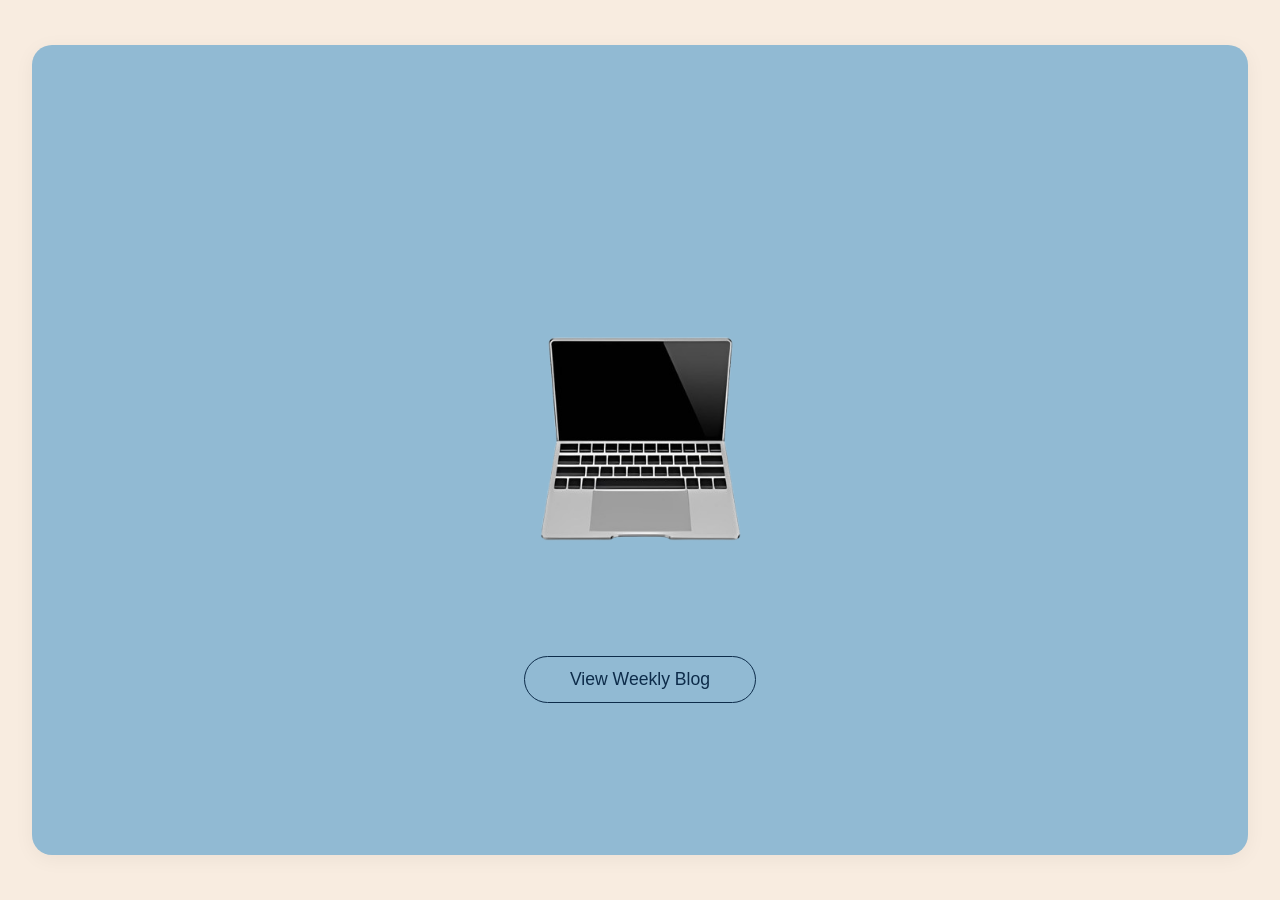
<file: OJT_BLOG/index.html>
<!DOCTYPE html>
<html lang="en">
<head>
    <meta charset="UTF-8">
    <meta name="viewport" content="width=device-width, initial-scale=1.0">
    <title>Blog Landing Page</title>
    <link rel="stylesheet" href="style.css">
</head>
<body>

    <div class="card">
        <div class="content">
            <img src="laptop.png" alt="Laptop" class="laptop-img">
            
            <a href="landing.html" class="blog-button">View Weekly Blog</a>
        </div>
    </div>

</body>
</html>
</file>
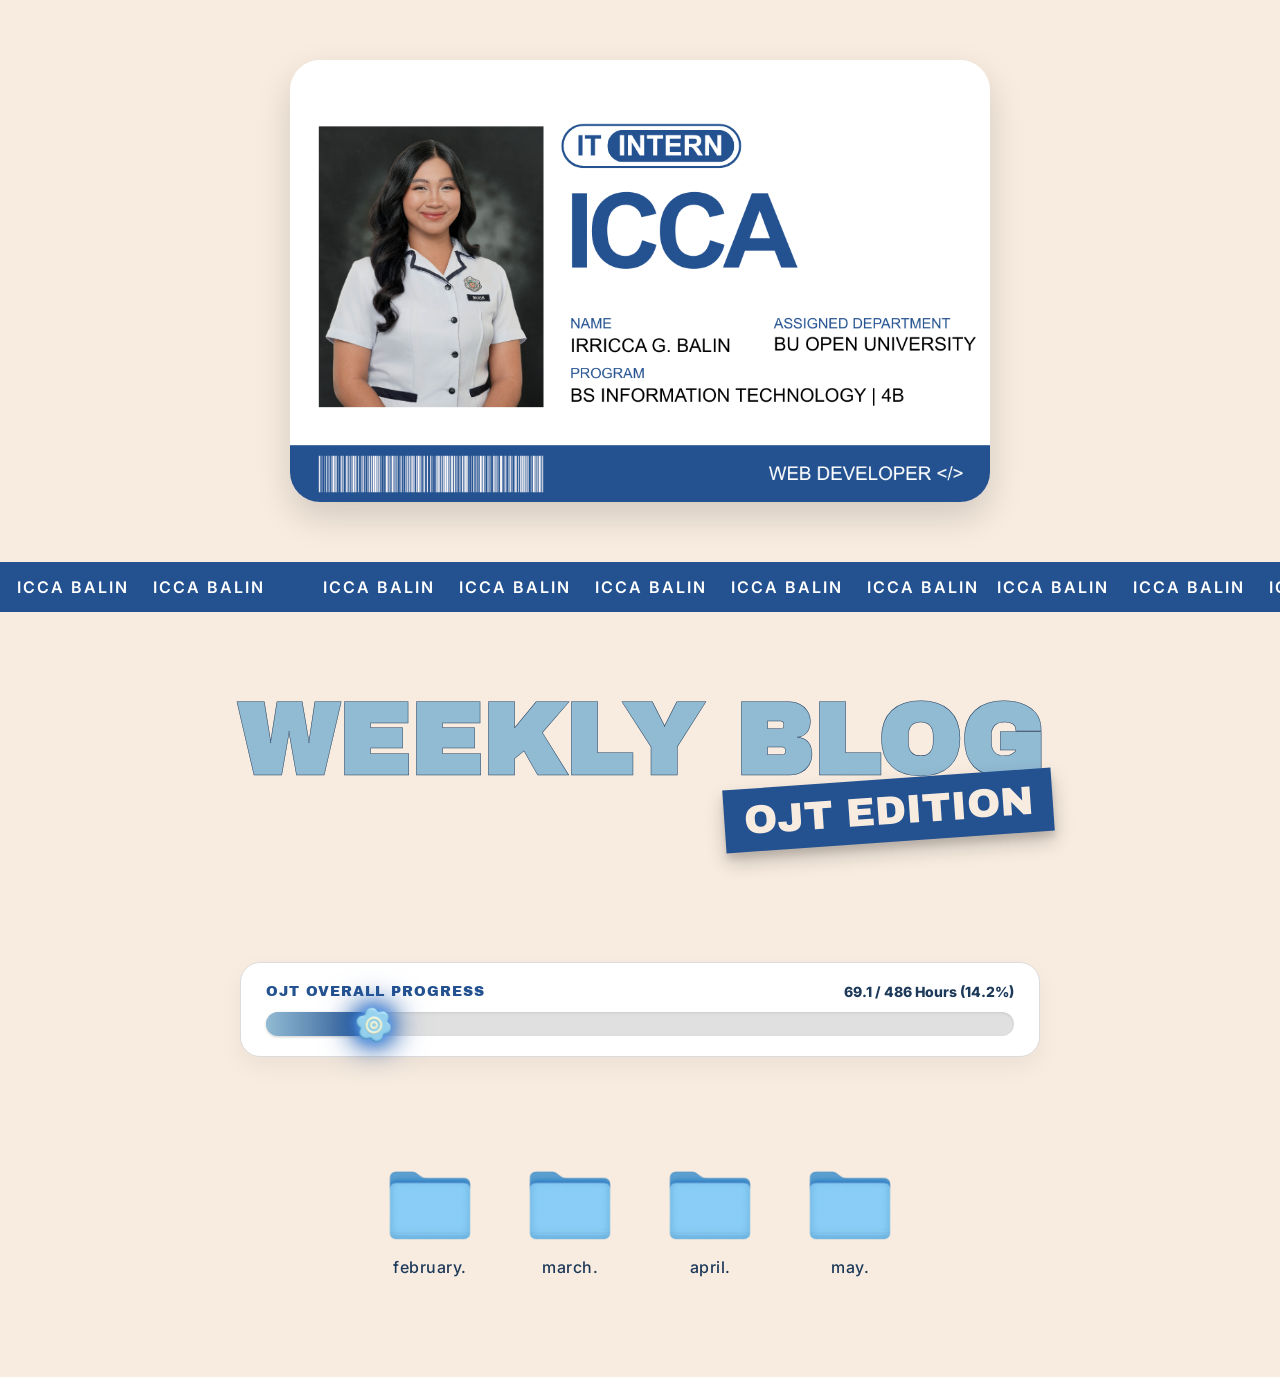
<file: OJT_BLOG/landing.html>
<!DOCTYPE html>
<html lang="en">
<head>
    <meta charset="UTF-8">
    <meta name="viewport" content="width=device-width, initial-scale=1.0">
    <title>ICCA Landing Page</title>
    <link rel="stylesheet" href="landing.css">
</head>
<body>

    <div class="landing-container">
        <div class="id-card-section">
            <img src="ID_BLOG.png" alt="ICCA ID Card" class="id-card-img">
        </div>

        <div class="name-repeated-section">
            <div class="marquee-content">
                <span>ICCA BALIN &nbsp;&nbsp; ICCA BALIN &nbsp;&nbsp; ICCA BALIN &nbsp;&nbsp; ICCA BALIN &nbsp;&nbsp; ICCA BALIN &nbsp;&nbsp;</span>
                <span>ICCA BALIN &nbsp;&nbsp; ICCA BALIN &nbsp;&nbsp; ICCA BALIN &nbsp;&nbsp; ICCA BALIN &nbsp;&nbsp; ICCA BALIN &nbsp;&nbsp;ICCA BALIN &nbsp;&nbsp; ICCA BALIN &nbsp;&nbsp; ICCA BALIN &nbsp;&nbsp; ICCA BALIN &nbsp;&nbsp; ICCA BALIN &nbsp;&nbsp;</span>
                
            </div>
        </div>

        <div class="weekly-blog-section">
            <div class="title-container">
                <h1 class="weekly-blog-text">WEEKLY BLOG</h1>
                <div class="ojt-tag">
                    <span>OJT EDITION</span>
                </div>
            </div>
        </div>

        <div class="overall-progress-container">
            <div class="progress-info">
                <span class="progress-label">OJT OVERALL PROGRESS</span>
                <span id="progress-text" class="progress-stats">0 / 486 Hours (0%)</span>
            </div>
            <div class="progress-bar-wrapper">
                <div class="progress-bar-bg">
                    <div id="main-progress-fill" class="progress-bar-fill" style="width: 0%">
                        <img id="progress-star" class="progress-star" src="star.png" alt="star">
                    </div>
                </div>
            </div>
        </div>

        <div class="folders-section">
            <div class="folder-item" onclick="showFolderContent('february')">
                <img src="folder.png" alt="February" class="folder-img">
                <p class="folder-label">february.</p>
            </div>
            <div class="folder-item" onclick="showFolderContent('march')">
                <img src="folder.png" alt="March" class="folder-img">
                <p class="folder-label">march.</p>
            </div>
            <div class="folder-item" onclick="showFolderContent('april')">
                <img src="folder.png" alt="April" class="folder-img">
                <p class="folder-label">april.</p>
            </div>
            <div class="folder-item" onclick="showFolderContent('may')">
                <img src="folder.png" alt="May" class="folder-img">
                <p class="folder-label">may.</p>
            </div>
        </div>

        <div id="blog-content-area" class="blog-details-container" style="display: none;">
        </div>
    </div>

    <div id="imgModal" class="img-modal" onclick="closeModal(event)">
    <div class="modal-box" onclick="event.stopPropagation()">
        <div class="modal-close" onclick="closeModal(event)">✕</div>
        <div id="modalGallery" class="modal-gallery"></div>
    </div>
</div>


   <script>
/* ===============================
   HARDCODED MAY DATA (DISPLAY-ONLY)
================================ */
const HARDCODED_MAY = [
    {
        week: "Week 01",
        date: "May 04–08",
        pairs: [
            {
                title: "Onsite Accomplishment",
                description: "I focused mainly on clerical tasks assigned by the faculty staff, assisting in organizing and managing various documents and office-related work. During this period, I also started creating a blog, where we structured and prepared content to document activities and updates in a more organized and accessible format.",
                days: 4,
                hours: 41.2,
                images: [
                    "images/week1.jpeg",
                    "images/week1.2.jpeg",
                    "images/week1.3.jpeg",
                    "images/week1.4.jpeg",
                    "images/week1.5.jpg"
                ]
            },
            {
                title: "Work From Home Accomplishment",
                description: "While working from home, I focused on finalizing the BU-ETEEAP system by polishing both the front-end and back-end components. This included fixing remaining issues, refining the user interface, ensuring all features were functioning properly, and preparing the system for final review and deployment.",
                days: 1,
                hours: 8,
                images: [
                    "images/wfh1.png",
                    "images/wfh2.jpeg",
                    "images/wfh3.jpeg"
                ]
            }
        ]
    },
    {
        week: "Week 02",
        date: "May 11–12",
        pairs: [
            {
                title: "Onsite Accomplishment",
                description: "During the last week of my OJT, I focused mainly on clerical tasks while finalizing the BU-ETEEAP system based on the requested revisions. After implementing the necessary improvements, the system was prepared and formally presented for final review. The completed system was then turned over to my mentor, ensuring proper orientation and understanding of its features. I also assisted in the backend implementation of the Theses/Dissertation module to help ensure accurate data handling and smooth system functionality.",
                days: 2,
                hours: 19.93,
                images: [
                    "images/week2.jpeg",
                    "images/week2.2.jpeg",
                    "images/week2.3.jpeg"
                ]
            }
        ]
    }
];
/* ===============================
   HELPER: Fix decimal issues (clean numbers)
================================ */
function cleanNumber(value) {
    let num = parseFloat(value);
    if (isNaN(num)) return 0;
    if (Math.abs(num - Math.round(num)) < 0.01) {
        return Math.round(num);
    }
    return Math.round(num * 10) / 10;
}

function computeOjtStatsFromTimes(times) {
    let totalHours = 0;

    (times || []).forEach(t => {
        if (t.status && t.status !== "active") return;

        let dayHours = 0;
        if (t.am_in && t.am_out) dayHours += calcHoursDiff(t.am_in, t.am_out);
        if (t.pm_in && t.pm_out) dayHours += calcHoursDiff(t.pm_in, t.pm_out);

        if (dayHours > 0) totalHours += dayHours;
    });

    return cleanNumber(totalHours);
}

function formatHoursDisplay(value) {
    let cleaned = cleanNumber(value);
    if (Number.isInteger(cleaned)) {
        return cleaned.toString();
    }
    return cleaned.toString();
}

/* ===============================
   SHOW FOLDER CONTENT
================================ */
function showFolderContent(month) {
    const area = document.getElementById('blog-content-area');
    let data = [];

    /* ===== HANDLE MAY (HARDCODED) ===== */
    if (month === 'may') {
        data = HARDCODED_MAY;
    } else {
        const rawData = localStorage.getItem('ojtBlogData');

        if (!rawData) {
            area.innerHTML = `<p style="text-align:center;">Walang laman ito, teh.</p>`;
            area.style.display = "block";
            return;
        }

        const storedData = JSON.parse(rawData);
        if (!storedData[month] || storedData[month].length === 0) {
            area.innerHTML = `<p style="text-align:center;">waley pa laman hehe.</p>`;
            area.style.display = "block";
            return;
        }

        data = storedData[month];
    }

    area.style.display = "block";

    let totalMonthHours = 0;
    let totalMonthDays = 0;

    data.forEach(item => {
        if (item.pairs && Array.isArray(item.pairs)) {
            item.pairs.forEach(pair => {
                totalMonthHours += parseFloat(pair.hours) || 0;
                totalMonthDays += parseFloat(pair.days) || 0;
            });
        }
    });

    totalMonthHours = cleanNumber(totalMonthHours);
    totalMonthDays = cleanNumber(totalMonthDays);

    let html = `
        <div class="monthly-summary-container">
            <h2 class="month-label-display">${month.toUpperCase()} SUMMARY</h2>
            <div class="work-hours-capsule summary-pill">
                Total Days: <span class="hours-num">${totalMonthDays}</span>
                <span class="separator-bar">|</span>
                Total Hours: <span class="hours-num">${totalMonthHours}</span>
            </div>
        </div>
        <div class="week-accordion">
    `;

    data.forEach(item => {
        html += `
            <div class="week-bar" onclick="toggleWeek(this)">
                <div class="week-title">${escapeHtml(item.week)}</div>
                <div class="week-date">${escapeHtml(item.date || "")}</div>
            </div>
            <div class="week-content">
        `;

        (item.pairs || []).forEach((pair, index) => {
            const reverse = index % 2 ? 'reverse' : '';
            const images = Array.isArray(pair.images) ? pair.images : [];
            const sliderId = `slider-${Math.random().toString(36).substr(2, 9)}`;

            html += `
                <div class="accomplishment-card ${reverse}">
                    <div class="acc-img-container">
                        ${images.length ? `
                            <div class="acc-slider" id="${sliderId}" data-images='${JSON.stringify(images)}'
                                 onclick='openModal(this.getAttribute("data-images"))'>
                                ${images.map((img, i) =>
                                    `<img src="${img}" class="slide ${i === 0 ? 'active' : ''}"
                                          onerror="this.src='placeholder.jpg'">`
                                ).join('')}
                            </div>
                        ` : `<img src="placeholder.jpg" class="acc-img">`}
                    </div>

                    <div class="acc-info">
                        <div class="acc-header">
                            <h3 class="acc-title">${escapeHtml(pair.title)}</h3>
                            <div class="work-hours-capsule">
                                Days Present: <span class="hours-num">${formatHoursDisplay(pair.days)}</span>
                                <span class="separator-bar">|</span>
                                Total Hours: <span class="hours-num">${formatHoursDisplay(pair.hours)}</span>
                            </div>
                        </div>
                        <p class="acc-desc">
                            ${escapeHtml(pair.description || "").replace(/\n/g, '<br>')}
                        </p>
                    </div>
                </div>
            `;

            if (images.length > 1) setTimeout(() => initSlider(sliderId), 100);
        });

        html += `</div>`;
    });

    html += `</div>`;
    area.innerHTML = html;
    area.scrollIntoView({ behavior: 'smooth' });
}

/* ===============================
   ACCORDION TOGGLE
================================ */
function toggleWeek(el) {
    const content = el.nextElementSibling;
    const isOpen = content.classList.contains('open');

    document.querySelectorAll('.week-content').forEach(c => {
        c.style.maxHeight = null;
        c.classList.remove('open');
    });

    if (!isOpen) {
        content.classList.add('open');
        content.style.maxHeight = content.scrollHeight + 200 + "px";
    }
}

/* ===============================
   IMAGE SLIDER
================================ */
function initSlider(sliderId) {
    const slider = document.getElementById(sliderId);
    if (!slider) return;

    const slides = slider.querySelectorAll('.slide');
    if (slides.length <= 1) return;

    let index = 0;
    setInterval(() => {
        slides[index].classList.remove('active');
        index = (index + 1) % slides.length;
        slides[index].classList.add('active');
    }, 3000);
}

/* ===============================
   MODAL GALLERY
================================ */
function openModal(images) {
    const modal = document.getElementById('imgModal');
    const gallery = document.getElementById('modalGallery');

    let parsedImages = [];

    try {
        parsedImages = JSON.parse(images || "[]");
    } catch (e) {
        console.error("Modal parse error:", e);
        parsedImages = [];
    }

    gallery.innerHTML = parsedImages.map(img =>
        `<img src="${img}" onerror="this.src='placeholder.jpg'">`
    ).join('');

    modal.classList.add('active');
}

function closeModal(e) {
    const modal = document.getElementById('imgModal');

    if (!e || e.target.id === 'imgModal') {
        modal.classList.remove('active');
    }

    if (e && e.target.closest('.modal-close')) {
        modal.classList.remove('active');
    }
}

/* ===============================
   UPDATE STAR POSITION - SUMASABAY SA PROGRESS
================================ */
function updateStarPosition() {
    const progressFill = document.getElementById('main-progress-fill');
    const star = document.getElementById('progress-star');
    
    if (progressFill && star) {
        const fillWidth = progressFill.offsetWidth;
        const starWidth = star.offsetWidth;
        
        // I-position ang star sa dulo ng progress fill
        // Ang negative right value ay ilalagay ang star sa right edge ng fill
        if (fillWidth > 0) {
            // Para lumabas ng konti sa dulo ng fill
            star.style.right = `-${starWidth / 2}px`;
        }
        
        // Kapag almost full na (98% pataas), adjust para hindi lumampas
        const parentWidth = progressFill.parentElement.offsetWidth;
        const percentage = (fillWidth / parentWidth) * 100;
        
        if (percentage > 98) {
            star.style.right = 'auto';
            star.style.left = `${fillWidth - starWidth/2}px`;
        }
    }
}

/* ===============================
   UPDATE OVERALL PROGRESS - DITO GUMAGALAW ANG STAR
================================ */
function updateOverallProgress() {
    const targetHours = 486;
    let totalHours = 0;

    /* ===== FROM LOCALSTORAGE BLOG DATA ===== */
    const rawData = localStorage.getItem('ojtBlogData');
    if (rawData) {
        const storedData = JSON.parse(rawData);

        for (const month in storedData) {
            storedData[month]?.forEach(week => {
                week.pairs?.forEach(pair => {
                    const h = parseFloat(pair.hours);
                    if (!isNaN(h)) totalHours += h;
                });
            });
        }
    }

    /* ===== ADD HARDCODED MAY (DISPLAY-ONLY) ===== */
    HARDCODED_MAY.forEach(week => {
        week.pairs.forEach(pair => {
            const h = parseFloat(pair.hours);
            if (!isNaN(h)) totalHours += h;
        });
    });

    /* ===== FINAL CLEAN TOTAL ===== */
    const cleanTotalHours = cleanNumber(totalHours);
    const percent = Math.min((cleanTotalHours / targetHours) * 100, 100);
    const percentDisplay = Math.round(percent * 10) / 10;

    /* ===== UPDATE UI ===== */
    const progressFill = document.getElementById('main-progress-fill');
    progressFill.style.width = percent + "%";

    document.getElementById('progress-text')
        .innerText = `${cleanTotalHours} / ${targetHours} Hours (${percentDisplay}%)`;

    setTimeout(updateStarPosition, 50);
    setTimeout(updateStarPosition, 850);
}

/* ===============================
   SECURITY: Escape HTML
================================ */
function escapeHtml(str) {
    if (!str) return '';
    return str.replace(/[&<>]/g, m =>
        m === '&' ? '&amp;' : m === '<' ? '&lt;' : '&gt;'
    );
}

/* ===============================
   INITIALIZE - LISTEN SA PAGE LOAD AT STORAGE CHANGES
================================ */
document.addEventListener('DOMContentLoaded', () => {
    updateOverallProgress();
    
    // Gumamit ng ResizeObserver para ma-detect ang size changes ng progress bar
    const observer = new ResizeObserver(() => {
        updateStarPosition();
    });
    
    const progressFill = document.getElementById('main-progress-fill');
    if (progressFill) observer.observe(progressFill);
    
    // Makinig sa localStorage changes (kung mag-add ng hours sa ibang tab)
    window.addEventListener('storage', (e) => {
        if (e.key === 'ojtBlogData') {
            updateOverallProgress();
        }
    });
});

// Para sa mga mag-aadd ng hours through forms, pwedeng tawagin ito manually
window.refreshProgress = function() {
    updateOverallProgress();
};


</script>
</body>
</html>
</file>
<file: OJT_BLOG/style.css>
* {
    margin: 0;
    padding: 0;
    box-sizing: border-box;
    font-family: 'Inter', -apple-system, BlinkMacSystemFont, sans-serif;
}

body {
    /* Ang beige na background sa labas ng card */
    background-color: #F8ECE0; 
    height: 100vh;
    display: flex;
    justify-content: center;
    align-items: center;
    overflow: hidden; /* Iwas scrollbar */
}

.card {
    /* Ito yung malaking blue section */
    background-color: #91bad3; 
    width: 95%; /* Halos sakop ang width */
    max-width: 1400px;
    height: 90vh; /* 85% ng height ng screen */
    border-radius: 20px; 
    display: flex;
    justify-content: center;
    align-items: center;
    box-shadow: 0 4px 20px rgba(0,0,0,0.05);
}

.content {
    display: flex;
    flex-direction: column;
    align-items: center;
    justify-content: center; /* dagdag para centered talaga */
    gap: 25px;
}

.laptop-img {
    width: 380px;
    max-width: 85%;
    height: auto;

    /* FIX: alisin negative margin */
    margin-top: 0;

    /* optional polish */
    animation: float 4s ease-in-out infinite;
}

/* floating effect (optional pero recommended) */
@keyframes float {
    0% { transform: translateY(0); }
    50% { transform: translateY(-8px); }
    100% { transform: translateY(0); }
}

.blog-button {
    text-decoration: none;
    color: #0d2c4a;
    border: 1.5px solid #0d2c4a;
    padding: 12px 45px;
    border-radius: 50px;
    font-size: 1.1rem;
    font-weight: 500;
    transition: all 0.3s ease-in-out;
    background-color: transparent;

    /* FIX: remove negative margin */
    margin-top: -50px;
}

/* --- HOVER EFFECT --- */
.blog-button:hover {
    background-color: #0d2c4a;
    color: #ffffff;
    box-shadow: 0 8px 15px rgba(13, 44, 74, 0.2);
    transform: translateY(-3px);
}

/* --- MOBILE RESPONSIVE --- */
@media (max-width: 768px) {
    .card {
        height: 90vh; /* Medyo liitan ang height sa mobile para proportion */
        width: 90%;
    }
    
    .laptop-img {
        width: 200px;
        margin-bottom: 50px;
    }

    .blog-button {
        padding: 10px 30px;
        font-size: 0.9rem;
    }
}
</file>
<file: OJT_BLOG/landing.css>
@import url('https://fonts.googleapis.com/css2?family=Archivo+Black&family=Inter:wght@400;700&display=swap');

* {
    margin: 0;
    padding: 0;
    box-sizing: border-box;
}

body {
    background-color: #F8ECE0;
    color: #1e3a5a;
    font-family: 'Inter', sans-serif;
    overflow-x: hidden;
}

.landing-container {
    display: flex;
    flex-direction: column;
    align-items: center;
    padding: 60px 0;
}

/* --- ID Card Section --- */
.id-card-section {
    width: 90%;
    max-width: 700px;
    margin-bottom: 60px;
    perspective: 1000px;
}

.id-card-img {
    width: 100%;
    height: auto;
    display: block;
    border-radius: 30px;
    box-shadow: 0 15px 35px rgba(0, 0, 0, 0.15);
    animation: floatingID 4s ease-in-out infinite;
    transition: transform 0.4s cubic-bezier(0.175, 0.885, 0.32, 1.275), box-shadow 0.3s ease;
}

@keyframes floatingID {
    0% {
        transform: rotate(-3deg) translateY(0px);
    }
    50% {
        transform: rotate(-2deg) translateY(-15px);
    }
    100% {
        transform: rotate(-3deg) translateY(0px);
    }
}

.id-card-img:hover {
    animation-play-state: paused;
    transform: rotate(0deg) scale(1.03) translateY(-5px);
    box-shadow: 0 25px 50px rgba(0, 0, 0, 0.2);
    cursor: pointer;
}

/* --- Repeated Name Section (STATIC - NO MOVEMENT) --- */
.name-repeated-section {
    background-color: #245290;
    color: #ffffff;
    width: 100%;
    padding: 15px 0;
    margin-bottom: 60px;
    overflow: hidden;
    text-align: center;
}

.marquee-content {
    display: flex;
    justify-content: center;
    white-space: nowrap;
    width: 100%;
}

.marquee-content span {
    font-size: 16px;
    font-weight: 600;
    letter-spacing: 2px;
    padding: 0 20px;
    display: inline-block;
}

/* --- Weekly Blog Section --- */
.weekly-blog-section {
    width: 100%;
    display: flex;
    justify-content: center;
    padding: 20px;
}

.title-container {
    position: relative;
    display: inline-block;
}

.weekly-blog-text {
    font-family: 'Archivo Black', sans-serif;
    font-size: 100px;
    color: #91bad3;
    -webkit-text-stroke: .5px #1e3a5a;
    line-height: 1;
    text-align: center;
}

.ojt-tag {
    background-color: #245290;
    padding: 10px 20px;
    position: absolute;
    bottom: -50px;
    right: -10px;
    transform: rotate(-4deg);
    box-shadow: 0 10px 20px rgba(0, 0, 0, 0.2), 0 6px 6px rgba(0, 0, 0, 0.1);
    transition: all 0.3s ease;
}

.ojt-tag:hover {
    transform: rotate(-4deg) translateY(-3px);
    box-shadow: 0 15px 30px rgba(0, 0, 0, 0.25);
}

.ojt-tag span {
    color: #F8ECE0;
    font-family: 'Archivo Black', sans-serif;
    font-size: 40px;
    display: block;
}

/* --- Progress Bar with Star Image and Glow --- */
.overall-progress-container {
    width: 90%;
    max-width: 800px;
    margin: 150px auto 0 auto;
    background: #ffffff;
    padding: 20px 25px;
    border-radius: 20px;
    box-shadow: 0 10px 25px rgba(0,0,0,0.05);
    border: 1px solid #dcdcdc;
    position: relative;
}

.progress-info {
    display: flex;
    justify-content: space-between;
    align-items: center;
    margin-bottom: 12px;
    flex-wrap: wrap;
    gap: 10px;
}

.progress-label {
    font-family: 'Archivo Black', sans-serif;
    font-size: 14px;
    color: #245290;
    letter-spacing: 1px;
}

.progress-stats {
    font-family: 'Inter', sans-serif;
    font-weight: 800;
    font-size: 14px;
    color: #1e3a5a;
}

.progress-bar-wrapper {
    position: relative;
    width: 100%;
}

.progress-bar-bg {
    width: 100%;
    height: 24px;
    background-color: #e0e0e0;
    border-radius: 50px;
    overflow: visible;
    position: relative;
    box-shadow: inset 0 1px 3px rgba(0,0,0,0.1);
}

.progress-bar-fill {
    height: 100%;
    background: linear-gradient(90deg, #91bad3, #245290);
    border-radius: 50px;
    transition: width 0.8s cubic-bezier(0.4, 0, 0.2, 1);
    position: relative;
    box-shadow: 0 1px 3px rgba(0,0,0,0.2);
}

/* Star image on the progress bar */
.progress-star {
    position: absolute;
    right: -18px;
    top: 70%;
    transform: translateY(-50%);
    width: 90px;
    height: 90px;
    object-fit: contain;
    pointer-events: none;
    z-index: 10;
    transition: right 0.8s cubic-bezier(0.4, 0, 0.2, 1);
    
    /* Brighter Blue Glow effect */
    filter: drop-shadow(0 0 5px #5ba0f0) 
            drop-shadow(0 0 10px #3a7bd5)
            drop-shadow(0 0 15px #1e55a0);
    
    /* Animation for pulsing */
    animation: starPulse 1.5s ease-in-out infinite;
}

/* Glowing animation - Brighter Blue version */
@keyframes starPulse {
    0%, 100% {
        transform: translateY(-50%) scale(1);
        filter: drop-shadow(0 0 5px #5ba0f0) 
                drop-shadow(0 0 10px #3a7bd5)
                drop-shadow(0 0 15px #1e55a0);
    }
    50% {
        transform: translateY(-50%) scale(1.15);
        filter: drop-shadow(0 0 15px #6bb3ff) 
                drop-shadow(0 0 25px #4a90e2)
                drop-shadow(0 0 35px #2c5aa0);
    }
}

/* --- Folders Section --- */
.folders-section {
    display: flex;
    justify-content: center;
    align-items: flex-start;
    gap: 40px;
    width: 100%;
    max-width: 800px;
    margin: 90px auto 40px auto;
    padding: 0 20px;
}

.folder-item {
    display: flex;
    flex-direction: column;
    align-items: center;
    text-align: center;
    width: 100px;
}

.folder-img {
    width: 120%;
    height: auto;
    margin-bottom: -10px;
    cursor: pointer;
    transition: transform 0.2s ease-in-out;
}

.folder-img:hover {
    transform: scale(1.05);
}

.folder-label {
    font-family: 'Inter', sans-serif;
    font-size: 16px;
    font-weight: 500;
    color: #1e3a5a;
    letter-spacing: 0.5px;
    text-align: center;
}

/* --- Blog Details Container --- */
.blog-details-container {
    background-color: #ffffff;
    width: 95%;
    max-width: 1100px;
    margin: 50px auto;
    padding: 30px;
    border-radius: 25px;
    border: 1.5px solid #dcdcdc;
    box-shadow: 0 10px 30px rgba(0, 0, 0, 0.05);
    overflow: hidden;
}

/* --- Week Bar --- */
.week-bar {
    background-color: #91bad3;
    color: #1e3a5a;
    width: 100%;
    padding: 20px;
    border-radius: 15px;
    cursor: pointer;
    text-align: center;
    margin-bottom: 10px;
    transition: all 0.3s ease;
    display: flex;
    flex-direction: column;
    justify-content: center;
    border: none;
}

.week-bar:hover {
    background-color: #7aaccb;
}

/* --- Accordion Body --- */
.week-content {
    background-color: #F8ECE0;
    border-radius: 20px;
    margin-bottom: 20px;
    max-height: 0;
    overflow: hidden;
    transition: max-height 0.45s ease;
}

.accomplishment-card.reverse {
    grid-template-columns: 1fr 200px;
}

.accomplishment-card.reverse .acc-img-container {
    order: 2;
}

.accomplishment-card.reverse .acc-info {
    order: 1;
    text-align: right;
}

.accomplishment-card.reverse .acc-header {
    flex-direction: row-reverse;
}

.accomplishment-card {
    display: grid;
    grid-template-columns: 200px 1fr;
    gap: 30px;
    background-color: #f8ece0;
    padding: 30px;
    border-radius: 24px;
    align-items: start;
}

.acc-img-container {
    width: 200px;
    height: 200px;
    border-radius: 18px;
    overflow: hidden;
    background: #ddd;
}

.acc-img {
    width: 100%;
    height: 100%;
    object-fit: cover;
}

.acc-info {
    display: flex;
    flex-direction: column;
    gap: 12px;
}

.acc-header {
    display: flex;
    justify-content: space-between;
    align-items: center;
}

.acc-title {
    font-family: 'Archivo Black', sans-serif;
    font-size: 26px;
    color: #1e3a5a;
    margin: 0;
}

/* Capsule Design */
.work-hours-capsule {
    display: inline-flex;
    align-items: center;
    background-color: #ffffff;
    border: 1.5px solid #1e3a5a;
    padding: 6px 20px;
    border-radius: 999px;
    font-size: 16px;
    font-weight: 700;
    color: #000000;
    text-transform: lowercase;
    gap: 10px;
    white-space: nowrap;
    box-shadow: 0 4px 10px rgba(0, 0, 0, 0.05);
}

.hours-num {
    color: #3b5998;
    font-weight: 800;
}

.separator-bar {
    color: #91bad3;
    font-weight: 300;
    margin: 0 2px;
}

.week-title {
    font-size: 30px;
    font-weight: 700;
}

.acc-desc {
    font-size: 14px;
    line-height: 1.7;
    color: #1e3a5a;
}

/* Monthly Summary */
.monthly-summary-container {
    display: flex;
    justify-content: space-between;
    align-items: center;
    padding: 10px 10px 30px 10px;
    border-bottom: 2px dashed #91bad3;
    margin-bottom: 30px;
    flex-wrap: wrap;
    gap: 15px;
}

.month-label-display {
    font-family: 'Archivo Black', sans-serif;
    font-size: 28px;
    color: #245290;
    letter-spacing: -1px;
}

.summary-pill {
    padding: 10px 30px;
    font-size: 20px;
    background-color: #f0f4f8;
}

/* Slider */
.acc-slider {
    position: relative;
    width: 100%;
    height: 220px;
    overflow: hidden;
    cursor: pointer;
}

.acc-slider img {
    position: absolute;
    inset: 0;
    width: 100%;
    height: 100%;
    object-fit: cover;
    opacity: 0;
    transition: opacity 0.6s ease;
}

.acc-slider img.active {
    opacity: 1;
}

/* Modal */
.img-modal {
    position: fixed;
    inset: 0;
    background: rgba(0,0,0,.85);
    display: none;
    justify-content: center;
    align-items: center;
    z-index: 999;
}

.img-modal.active {
    display: flex;
}

.modal-box {
    background: #fff;
    max-width: 90%;
    max-height: 85%;
    padding: 20px;
    border-radius: 16px;
    overflow-y: auto;
}

.modal-gallery {
    display: grid;
    grid-template-columns: repeat(auto-fit, minmax(180px, 1fr));
    gap: 10px;
    padding: 10px;
    max-height: 70vh;
    overflow-y: auto;
}

.modal-gallery img {
    width: 100%;
    border-radius: 10px;
    object-fit: cover;
}

.modal-close {
    text-align: right;
    font-size: 22px;
    cursor: pointer;
}

/* --- MOBILE RESPONSIVE --- */

/* Tablet and smaller devices */
@media (max-width: 768px) {
    .landing-container {
        padding: 40px 15px;
    }

    /* ID Card */
    .id-card-section {
        width: 90%;
        margin-bottom: 40px;
    }

    /* Name Repeat Section - NO WRAP, Horizontal Scroll */
    .name-repeated-section {
        width: 120%;
        padding: 12px 0;
        overflow-x: auto;
        overflow-y: hidden;
        white-space: nowrap;
    }
    
    .marquee-content {
        display: inline-flex;
        white-space: nowrap;
    }
    
    .marquee-content span {
        font-size: 13px;
        padding: 0 15px;
        letter-spacing: 1.5px;
        white-space: nowrap;
    }

    /* Weekly Blog Title */
    .weekly-blog-text {
        font-size: 55px;
        -webkit-text-stroke: 1px #1e3a5a;
    }

    .ojt-tag {
        padding: 6px 12px;
        bottom: -30px;
        right: -5px;
    }

    .ojt-tag span {
        font-size: 22px;
    }

    /* Progress Bar */
    .overall-progress-container {
        margin: 100px auto 0 auto;
        padding: 15px 20px;
    }
    
    .progress-info {
        flex-direction: row;
        justify-content: space-between;
    }
    
    .progress-label {
        font-size: 12px;
    }
    
    .progress-stats {
        font-size: 12px;
    }
    
    .progress-star {
        width: 90px;
        height: 90px;
        right: -12px;
        top: 60%;
    }
    
    .progress-bar-bg {
        height: 18px;
    }

    /* Folders */
    .folders-section {
        gap: 25px;
        margin-top: 60px;
        flex-wrap: wrap;
    }

    .folder-item {
        width: 85px;
    }

    .folder-label {
        font-size: 13px;
    }

    /* Blog Container */
    .blog-details-container {
        width: 100%;
        padding: 20px 15px;
        margin: 30px auto;
        border-radius: 20px;
    }

    /* Week Bar */
    .week-bar {
        padding: 15px;
        border-radius: 12px;
    }

    .week-title {
        font-size: 22px;
    }
    
    .week-date {
        font-size: 12px;
    }

    /* Accomplishment Cards */
    .accomplishment-card,
    .accomplishment-card.reverse {
        grid-template-columns: 1fr;
        text-align: center;
        padding: 20px;
        gap: 20px;
    }
    
    .accomplishment-card.reverse .acc-info {
        text-align: center;
    }
    
    .accomplishment-card.reverse .acc-header {
        flex-direction: column;
    }

    /* FIXED: Image styles only - no background, perfect fit */
    .acc-img-container {
        margin: 0 auto;
        width: 100%;
        max-width: 250px;
        height: 200px;
        background: transparent;
        border-radius: 18px;
        overflow: hidden;
    }
    
    .acc-img {
        width: 100%;
        height: 100%;
        object-fit: cover;
        object-position: center;
        background: transparent;
    }
    
    .acc-slider {
        width: 100%;
        height: 100%;
        background: transparent;
        border-radius: 18px;
    }
    
    .acc-slider img {
        width: 100%;
        height: 100%;
        object-fit: cover;
        object-position: center;
        background: transparent;
    }

    .acc-header {
        flex-direction: column;
        gap: 10px;
    }

    .acc-title {
        font-size: 22px;
    }
    
    .work-hours-capsule {
        font-size: 13px;
        padding: 5px 15px;
        white-space: normal;
        flex-wrap: wrap;
        justify-content: center;
    }
    
    /* Monthly Summary */
    .monthly-summary-container {
        flex-direction: column;
        text-align: center;
        padding: 10px 5px 20px 5px;
    }
    
    .month-label-display {
        font-size: 24px;
    }
    
    .summary-pill {
        font-size: 16px;
        padding: 8px 20px;
    }
}

/* Small Mobile Devices */
@media (max-width: 480px) {

    .id-card-img{
        border-radius: 20px;
    }
    
    .landing-container {
        padding: 30px 10px;
    }
    
    /* Name Repeat - NO WRAP */
    .name-repeated-section {
        padding: 10px 0;
    }
    
    .marquee-content span {
        font-size: 11px;
        padding: 0 10px;
        letter-spacing: 1px;
    }
    
    /* Weekly Blog Title */
    .weekly-blog-text {
        font-size: 45px;
        -webkit-text-stroke: 0.5px #1e3a5a;
    }
    
    .ojt-tag {
        padding: 4px 10px;
        bottom: -25px;
        right: -8px;
    }
    
    .ojt-tag span {
        font-size: 20px;
    }
    
    /* Progress Bar */
    .overall-progress-container {
        padding: 12px 15px;
        margin: 80px auto 0 auto;
    }
    
    .progress-label {
        font-size: 11px;
    }
    
    .progress-stats {
        font-size: 11px;
    }
    
    .progress-star {
        width: 60px;
        height: 60px;
        right: -10px;
        top: 65%;
    }
    
    .progress-bar-bg {
        height: 16px;
    }
    
    /* Folders */
    .folders-section {
        gap: 15px;
        margin-top: 50px;
    }
    
    .folder-item {
        width: 80px;
    }
    
    .folder-img {
        width: 110%;
    }
    
    .folder-label {
        font-size: 12px;
    }
    
    /* Blog Container */
    .blog-details-container {
        padding: 15px 12px;
    }
    
    /* Week Bar */
    .week-bar {
        padding: 12px;
    }
    
    .week-title {
        font-size: 18px;
    }
    
    .week-date {
        font-size: 10px;
    }
    
    /* Cards */
    .accomplishment-card,
    .accomplishment-card.reverse {
        padding: 15px;
        gap: 15px;
    }
    
    /* FIXED: Image styles for small mobile */
    .acc-img-container {
        max-width: 220px;
        height: 180px;
        background: transparent;
    }
    
    .acc-title {
        font-size: 18px;
    }
    
    .acc-desc {
        font-size: 12px;
        line-height: 1.5;
    }
    
    .work-hours-capsule {
        font-size: 11px;
        padding: 4px 12px;
        gap: 6px;
    }
    
    /* Monthly Summary */
    .month-label-display {
        font-size: 20px;
    }
    
    .summary-pill {
        font-size: 13px;
        padding: 6px 15px;
    }
    
    /* FIXED: Slider images */
    .acc-slider {
        height: 180px;
        background: transparent;
    }
}

/* Extra small devices */
@media (max-width: 360px) {
    .weekly-blog-text {
        font-size: 32px;
    }
    
    .ojt-tag span {
        font-size: 14px;
    }
    
    .folder-item {
        width: 60px;
    }
    
    .folder-label {
        font-size: 10px;
    }
    
    .progress-star {
        width: 50px;
        height: 50px;
        right: -8px;
    }
    
    /* FIXED: Image styles for extra small */
    .acc-img-container {
        max-width: 200px;
        height: 160px;
    }
    
    .acc-slider {
        height: 160px;
    }
    
    .acc-title {
        font-size: 16px;
    }
    
    .month-label-display {
        font-size: 18px;
    }
}

/* Landscape mode */
@media (max-height: 500px) and (orientation: landscape) {
    .landing-container {
        padding: 20px 0;
    }
    
    .id-card-section {
        margin-bottom: 20px;
    }
    
    .name-repeated-section {
        margin-bottom: 20px;
    }
    
    .overall-progress-container {
        margin: 40px auto 0 auto;
    }
    
    .folders-section {
        margin: 40px auto 20px auto;
    }
    
    /* FIXED: Image styles for landscape */
    .acc-img-container {
        max-width: 200px;
        height: 150px;
    }
    
    .acc-slider {
        height: 150px;
    }
}
</file>
